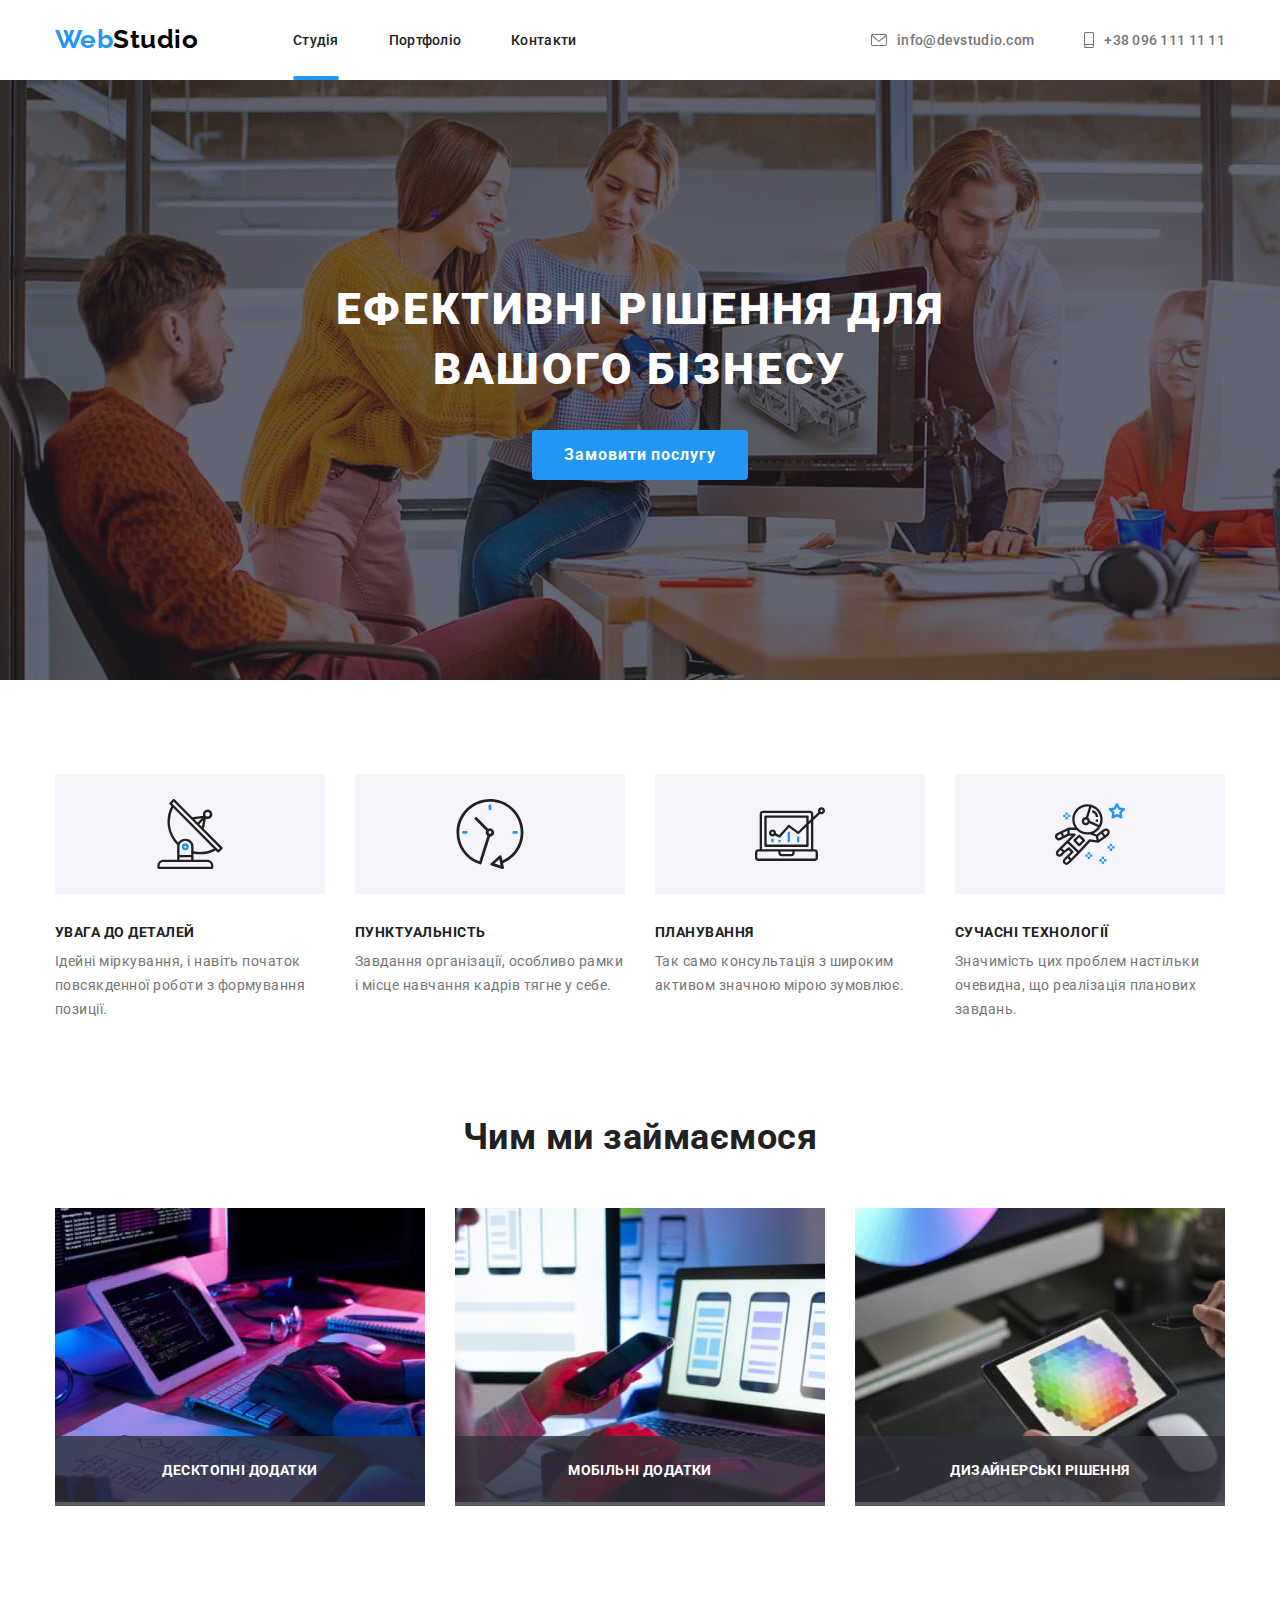
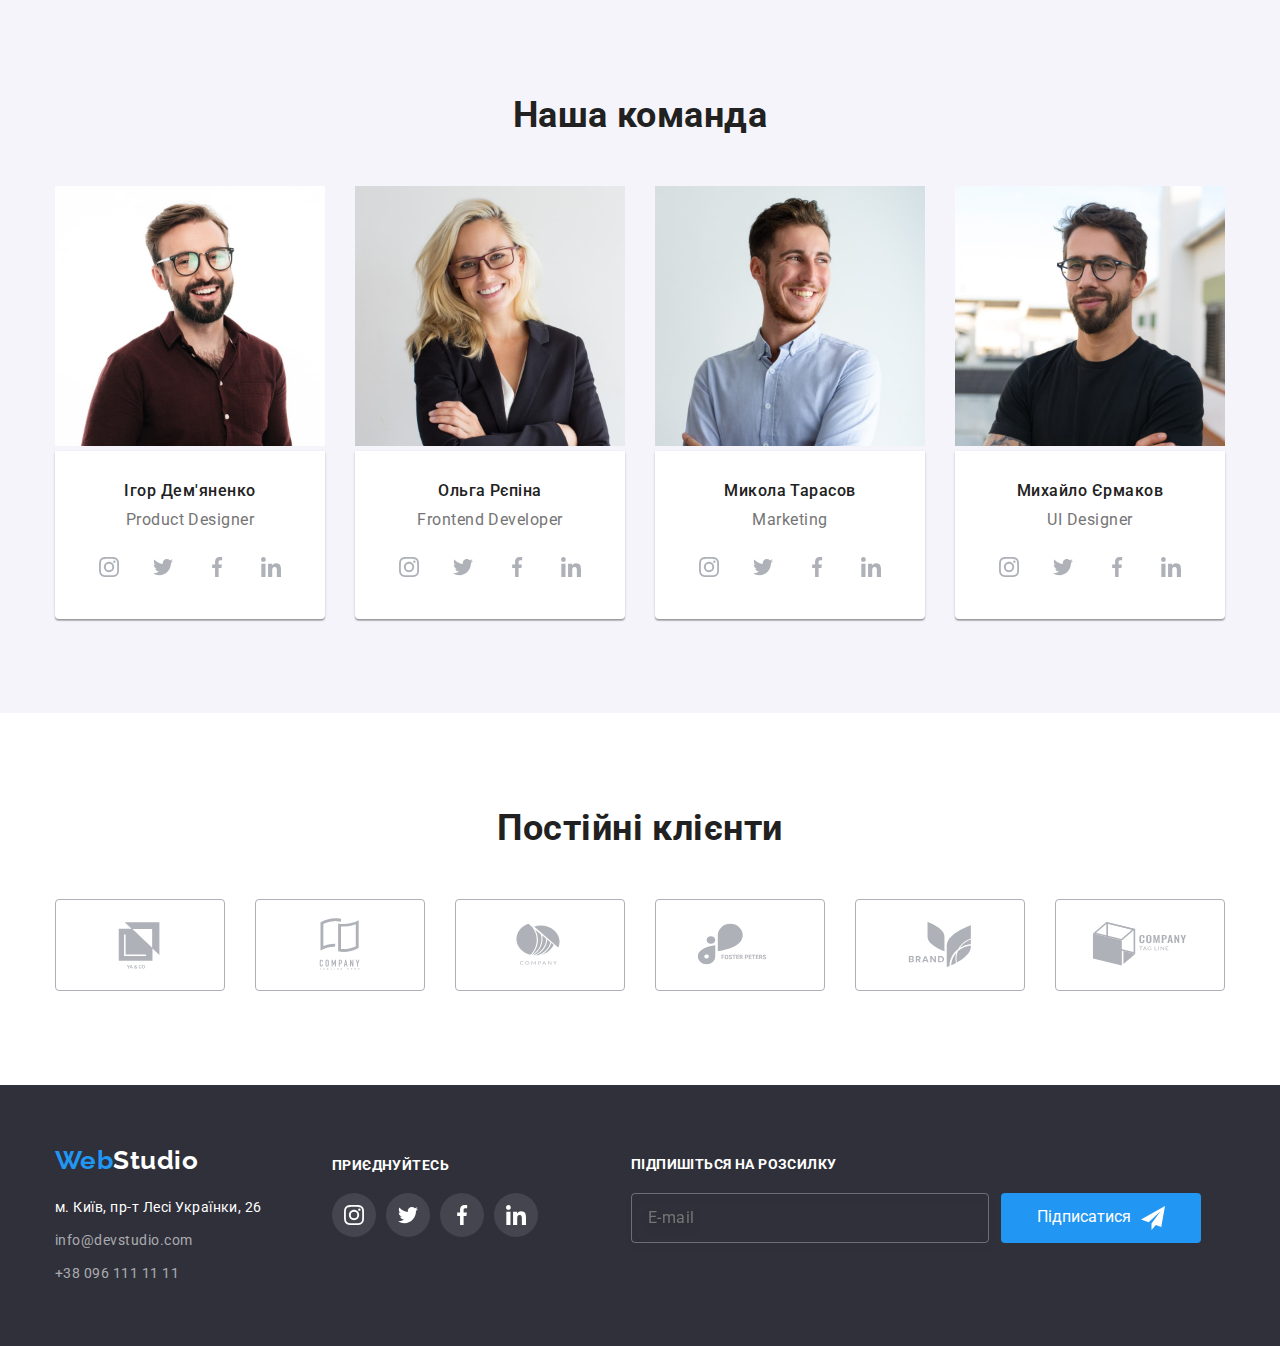
<file: index.html>
<!DOCTYPE html>
<html lang="uk">

<head>
    <meta charset="UTF-8" >    <meta name="viewport" content="width=device-width, initial-scale=1.0">
    <title>goit-markup-hw-06</title>
    <link rel="preconnect" href="https://fonts.googleapis.com">
    <link rel="preconnect" href="https://fonts.gstatic.com" crossorigin>
    <link href="https://fonts.googleapis.com/css2?family=Raleway:wght@700&family=Roboto:wght@400;500;700;900&display=swap"
        rel="stylesheet">
    <link rel="stylesheet" href="https://cdnjs.cloudflare.com/ajax/libs/modern-normalize/1.1.0/modern-normalize.min.css">
    <link rel="stylesheet" href="./css/style.css" />
</head>

<body>
    <!-- Шапка сайта -->
    <header class="header">
        <div class="container header-flex">
            <nav class="header-nav-flex">
                <p class="logo"> <span class="logo-item">Web</span>Studio</p>
                <ul class="header-nav-list">
                    <li class="header-item"><a class="header-nav header-nav-item" href="./index.html">Студія</a></li>
                    <li class="header-item"><a class="header-nav" href="./portfolio.html">Портфоліо</a></li>
                    <li class="header-item"><a class="header-nav" href="">Контакти </a></li>
                </ul>
            </nav>
            <ul class="header-contact-flex">
                <li class="header-item"><a class="header-contact header-contact-email" href="mailtoinfo@devstudio.com"><svg class="image-contact" width="16" height="12">
                    <use href="./images/icons.svg#icon-envelope"></use>
                </svg>info@devstudio.com</a></li>
                <li class="header-item">
                    <a class="header-contact header-contact-telefon" href="tel:+380961111111"><svg class="image-contact" width="10" height="16">
                    <use href="./images/icons.svg#icon-smartphone"></use>
                </svg>+38 096 111 11 11</a>
            </li>
            </ul>
        </div>
    </header>
<!---->
    <main class="main">
        <!-- Герой -->
            <section class="main-fon">
                <div class="container hero-list">
                <h1 class="main-title">Ефективні рішення для <br> вашого бізнесу</h1>
                <button class="main-button"  type="button" data-modal-open>Замовити послугу</button>
                </div>
            </section>

        <!-- Преимущества -->
        
            <section class="section-list-one">
                <div class="container container-list">
                <h2 class="visually-hidden">характеристики</h2>
            
                <ul class="list-go">
                    <li class="body-go">
                        <div class="main-icon">
                            <svg width="70" height="70">
                                <use href="./images/icons.svg#icon-antenna"></use>
                            </svg>
                        </div>
                        <h3 class="main-characteristics">УВАГА ДО ДЕТАЛЕЙ</h3>
                        <p class="main-list">
                            Ідейні міркування, і навіть початок повсякденної роботи з формування позиції.
                        </p>
            
                    </li>
                    <li class="body-go">
                        <div class="main-icon">
                            <svg width="70" height="70">
                                <use href="./images/icons.svg#icon-clock"></use>
                            </svg>
                        </div>
                        <h3 class="main-characteristics">ПУНКТУАЛЬНІСТЬ </h3>
                        <p class="main-list">
                            Завдання організації, особливо рамки і місце навчання кадрів тягне у себе.
                        </p>
            
                    </li>
                    <li class="body-go">
                        <div class="main-icon">
                            <svg width="70" height="70">
                                <use href="./images/icons.svg#icon-diagram"></use>
                            </svg>
                        </div>
                        <h3 class="main-characteristics">ПЛАНУВАННЯ</h3>
                        <p class="main-list">
                            Так само консультація з широким активом значною мірою зумовлює.
                        </p>
            
                    </li>
                    <li class="body-go">
                        <div class="main-icon">
                            <svg width="70" height="70">
                                <use href="./images/icons.svg#icon-astronaut"></use>
                            </svg>
                        </div>
                        <h3 class="main-characteristics">СУЧАСНІ ТЕХНОЛОГІЇ</h3>
                        <p class="main-list">
                            Значимість цих проблем настільки очевидна, що реалізація планових завдань.
                        </p>
            
                    </li>
                </ul>
                </div>
            </section>
          
            <!-- Чим ми займаємося -->
            <section class="section-list">
                <div class="container conteiner-work">
                <h2 class="main-title-list">Чим ми займаємося</h2>
            
                <ul class="work-list">
                    <li class="work-item">
                        <img class="work-item-name" src="./images/box1.jpg" alt="клавиатура" width="370">
                        <p class="work-name">Десктопні додатки</p>
                    </li>
                    <li class="work-item">
                        <img class="work-item-name" src="./images/box2.jpg" alt="телефон" width="370">
                        <p class="work-name">Мобільні додатки</p>
                    </li>
                    <li class="work-item">
                        <img class="work-item-name" src="./images/box3.jpg" alt="планшет" width="370">
                        <p class="work-name">Дизайнерські рішення</p>
                    </li>
                </ul>
             </div>

            </section>

        <!-- Наша команда -->
        
            <section class="team">
                <div class="container team-name">
                <h2 class="main-title-list">Наша команда</h2>
                <ul class="team-list">
                    <li class="team-item">
                        <img src="./images/img1.jpg" alt="Ігор Дем'яненко" width="270" height="260">
                        <div class="img-list">
                        <h3 class="main-name">Ігор Дем'яненко</h3>
                        <p class="main-work">Product Designer</p>
                        <ul class="team-soc-list">
                            <li class="team-soc-item">
                                <a class="team-soc-link link" href="">
                                    <svg class="team-soc-icon" width="20px" height="20px">
                                        <use href="./images/icons.svg#icon-instagram"></use>
                                    </svg></a>
                            </li>
                            <li class="team-soc-item">
                                <a class="team-soc-link link" href="">
                                    <svg class="team-soc-icon" width="20px" height="20px">
                                        <use href="./images/icons.svg#icon-twitter"></use>
                                    </svg> </a>
                            </li>
                            <li class="team-soc-item">
                                <a class="team-soc-link link" href="">
                                    <svg class="team-soc-icon" wight="20px" height="20px">
                                        <use href="./images/icons.svg#icon-facebook"></use>
                                    </svg> </a>
                            </li>
                            <li class="team-soc-item">
                                <a class="team-soc-link link" href="">
                                    <svg class="team-soc-icon" wight="20px" height="20px">
                                        <use href="./images/icons.svg#icon-linkedin"></use>
                                    </svg> </a>
                            </li>
                        </ul>
                        </div>
                        
                    </li>
                    <li class="team-item">
                        <img src="./images/img2.jpg" alt="Ольга Рєпіна" width="270" height="260">
                        <div class="img-list">
                        <h3 class="main-name">Ольга Рєпіна</h3>
                        <p class="main-work">Frontend Developer</p>
                        <ul class="team-soc-list">
                            <li class="team-soc-item">
                                <a class="team-soc-link link" href="">
                                    <svg class="team-soc-icon" width="20px" height="20px">
                                        <use href="./images/icons.svg#icon-instagram"></use>
                                    </svg></a>
                            </li>
                            <li class="team-soc-item">
                                <a class="team-soc-link link" href="">
                                    <svg class="team-soc-icon" width="20" height="20">
                                        <use href="./images/icons.svg#icon-twitter"></use>
                                    </svg> </a>
                            </li>
                            <li class="team-soc-item">
                                <a class="team-soc-link link" href="">
                                    <svg class="team-soc-icon" wight="20" height="20">
                                        <use href="./images/icons.svg#icon-facebook"></use>
                                    </svg> </a>
                            </li>
                            <li class="team-soc-item">
                                <a class="team-soc-link link" href="">
                                    <svg class="team-soc-icon" wight="20" height="20">
                                        <use href="./images/icons.svg#icon-linkedin"></use>
                                    </svg> </a>
                            </li>
                        </ul>
                        </div>
                    </li>
                    <li class="team-item">
                        <img src="./images/img3.jpg" alt="Микола Тарасов" width="270" height="260">
                        <div class="img-list">
                        <h3 class="main-name">Микола Тарасов</h3>
                        <p class="main-work">Marketing</p>
                        <ul class="team-soc-list">
                            <li class="team-soc-item">
                                <a class="team-soc-link link" href="">
                                    <svg class="team-soc-icon" width="20px" height="20px">
                                        <use href="./images/icons.svg#icon-instagram"></use>
                                    </svg></a>
                            </li>
                            <li class="team-soc-item">
                                <a class="team-soc-link link" href="">
                                    <svg class="team-soc-icon" width="20" height="20">
                                        <use href="./images/icons.svg#icon-twitter"></use>
                                    </svg> </a>
                            </li>
                            <li class="team-soc-item">
                                <a class="team-soc-link link" href="">
                                    <svg class="team-soc-icon" wight="20" height="20">
                                        <use href="./images/icons.svg#icon-facebook"></use>
                                    </svg> </a>
                            </li>
                            <li class="team-soc-item">
                                <a class="team-soc-link link" href="">
                                    <svg class="team-soc-icon" wight="20" height="20">
                                        <use href="./images/icons.svg#icon-linkedin"></use>
                                    </svg> </a>
                            </li>
                        </ul>
                        </div>
                    </li>
                    <li class="team-item">
                        <img src="./images/img4.jpg" alt="Михайло Єрмаков" width="270" height="260">
                        <div class="img-list">
                        <h3 class="main-name">Михайло Єрмаков</h3>
                        <p class="main-work">UI Designer</p>
                        <ul class="team-soc-list">
                            <li class="team-soc-item">
                                <a class="team-soc-link link" href="">
                                    <svg class="team-soc-icon" width="20px" height="20px">
                                        <use href="./images/icons.svg#icon-instagram"></use>
                                    </svg></a>
                            </li>
                            <li class="team-soc-item">
                                <a class="team-soc-link link" href="">
                                    <svg class="team-soc-icon" width="20" height="20">
                                        <use href="./images/icons.svg#icon-twitter"></use>
                                    </svg> </a>
                            </li>
                            <li class="team-soc-item">
                                <a class="team-soc-link link" href="">
                                    <svg class="team-soc-icon" wight="20" height="20">
                                        <use href="./images/icons.svg#icon-facebook"></use>
                                    </svg> </a>
                            </li>
                            <li class="team-soc-item">
                                <a class="team-soc-link link" href="">
                                    <svg class="team-soc-icon" wight="20" height="20">
                                        <use href="./images/icons.svg#icon-linkedin"></use>
                                    </svg> </a>
                            </li>
                        </ul>
                        </div>
                    </li>
                </ul>
            </div>
            </section>
<!-- -------------------Постійні клієнти------------------------------------- -->
            <section class="client">
                <div class="container">
                    <h2 class="main-title-list title-soc">Постійні клієнти</h2>
                    <ul class="client-soc-list">
                        <li class="client-item">
                            <a class="client-icon" href=""> 
                                <svg class="client-soc-icon" width="106" height="60">
                                <use href="./images/icons.svg#icon-ya-co"></use>
                                </svg>
                            </a>
                        </li>
                        <li class="client-item">
                            <a class="client-icon" href=""> 
                                <svg class="client-soc-icon" width="106" height="60">
                                <use href="./images/icons.svg#icon-company-tagline-here"></use>
                                </svg>
                            </a>
                        </li>
                        <li class="client-item">
                            <a class="client-icon" href=""> 
                                <svg class="client-soc-icon" width="106" height="60">
                                <use href="./images/icons.svg#icon-company"></use>
                                </svg>
                            </a>
                        </li>
                        <li class="client-item">
                            <a class="client-icon" href=""> 
                                <svg class="client-soc-icon" width="106" height="60">
                                <use href="./images/icons.svg#icon-foster-peters"></use>
                            </svg>
                        </a>
                        </li>
                        <li class="client-item">
                            <a class="client-icon" href="">
                                <svg class="client-soc-icon" width="106" height="60">
                                <use href="./images/icons.svg#icon-brand"></use>
                            </svg>
                        </a>
                        </li>
                        <li class="client-item">
                            <a class="client-icon" href=""> 
                                <svg class="client-soc-icon" width="106" height="60">
                                <use href="./images/icons.svg#icon-company-tag-line"></use>
                                </svg>
                            </a>
                        </li>
                    </ul>
                </div>
                
            </section>
        
    </main>

    <!-- Футер -->
    
    <footer class="footer">
        <div class="container footer-blok">
            <div>
            <a href="#" class="logo-footer"><span class="logo-item">Web</span>Studio</a>
            <address class="address">
                м. Київ, пр-т Лесі Українки, 26 
                <a class="footer-contact" href="malito:info@devstudio.com">info@devstudio.com</a> 
                <a class="footer-contact" href="tel:+380961111111">+38 096 111 11 11</a>
            </address>
            </div>
            <div class="online">
                <p class="online-titel">приєднуйтесь</p>
                <ul class="online-list">
                    <li class="online-item-list"> 
                        <a class="online-item" href="">
                            <svg class="online-icon" width="20" height="20">
                            <use href="./images/icons.svg#icon-instagram"></use>
                            </svg>
                        </a>
                    </li>
                    <li class="online-item-list">
                        <a class="online-item" href="">
                            <svg class="online-icon" width="20" height="20">
                            <use href="./images/icons.svg#icon-twitter"></use>
                            </svg>
                        </a>
                    </li>
                    <li class="online-item-list">
                        <a class="online-item" href="">
                            <svg class="online-icon" width="20" height="20">
                            <use href="./images/icons.svg#icon-facebook"></use>
                            </svg>
                        </a>
                    </li>
                    <li class="online-item-list">
                        <a class="online-item" href="">
                            <svg class="online-icon" width="20" height="20">
                            <use href="./images/icons.svg#icon-linkedin"></use>
                            </svg>
                        </a>
                    </li>
                </ul>
            </div>
            <div>
                <form>
                <div class="footer-telegram">
                    <label for=""
                     class="input-title">Підпишіться на розсилку</label>
                     <div class="footer-input-list">
                    <input type="text" 
                    placeholder="E-mail"
                    class="footer-input">
                    <button type="submit"
                    class="imput-button">Підписатися 
                    <svg class="imput-knopka" width="24" height="24">
                        <use href="./images/icons.svg#icon-telegram"></use>
                    </svg></button>
                    </div>
                </div>
                </form>
            </div>
        </div>
    </footer>
    <div class="backdrop is-hidden" data-modal>
        <div class="modal">
            <button type="button" class="modal-close" data-modal-close>
                <svg class="knopka" width="11" height="11">
                    <use href="./images/icons.svg#icon-knopka"></use>
                </svg>
            </button>
            <div class="modal-list">
                <p class="modal-title">Залиште свої дані, ми вам передзвонимо</p>
                <form class="modal-form">
                    <label for="user-name" class="input-text-name">Ім'я</label>
                    <div class="input-wrap">
                        <input type="text"
                        class="modal-input"
                        id="user-name"
                        name="user-name">
                        <svg class="input-icon"  width="18" height="18">
                            <use  href="./images/icons.svg#icon-person"></use>
                        </svg>
                    </div> 
                   
                    <label for="input-phone" class="input-text-name">Телефон</label>
                    <div class="input-wrap">
                        <input 
                        type="text" 
                        class="modal-input"
                        id="input-phone"
                        name="input-phone"
                        >
                        <svg class="input-icon"  width="18" height="18">
                            <use href="./images/icons.svg#icon-phone"></use>
                        </svg>
                    </div>
                    <label for="input-email" class="input-text-name">Пошта</label>
                    <div class="input-wrap">
                    <input
                    type="text" 
                    class="modal-input"
                    id="input-email">
                    <svg class="input-icon"  width="18" height="18">
                        <use href="./images/icons.svg#icon-email"></use>
                    </svg>
                    </div>
                   
                    <label for="modal-coment" class="input-text-name">Коментар</label>
                    <textarea name="modal-coment" id="modal-coment" class="modal-coments " placeholder="Введіть текст"></textarea>
                    <div>
                        <input
                         class="modal-check hide" 
                         type="checkbox" 
                         name="policy" 
                         id="policy">
                        <label for="policy" class="check-text" >
                            <span>
                            <svg class="check-icon" width="16" height="15">
                                <use href="./images/icons.svg#icon-Vector"></use>
                            </svg>
                            </span>
                            Погоджуюся з розсилкою та приймаю 
                        <a href="#">Умови договору</a>
                    </label>
                    </div>
                    <div class="modal-button-list">
                    <button type="submit" class="modal-button">Відправити</button>
                    </div>
                </form>
                
            </div>
        </div>
    </div>
    <script src="./js/modal.js"></script>

</body>

</html>
</file>
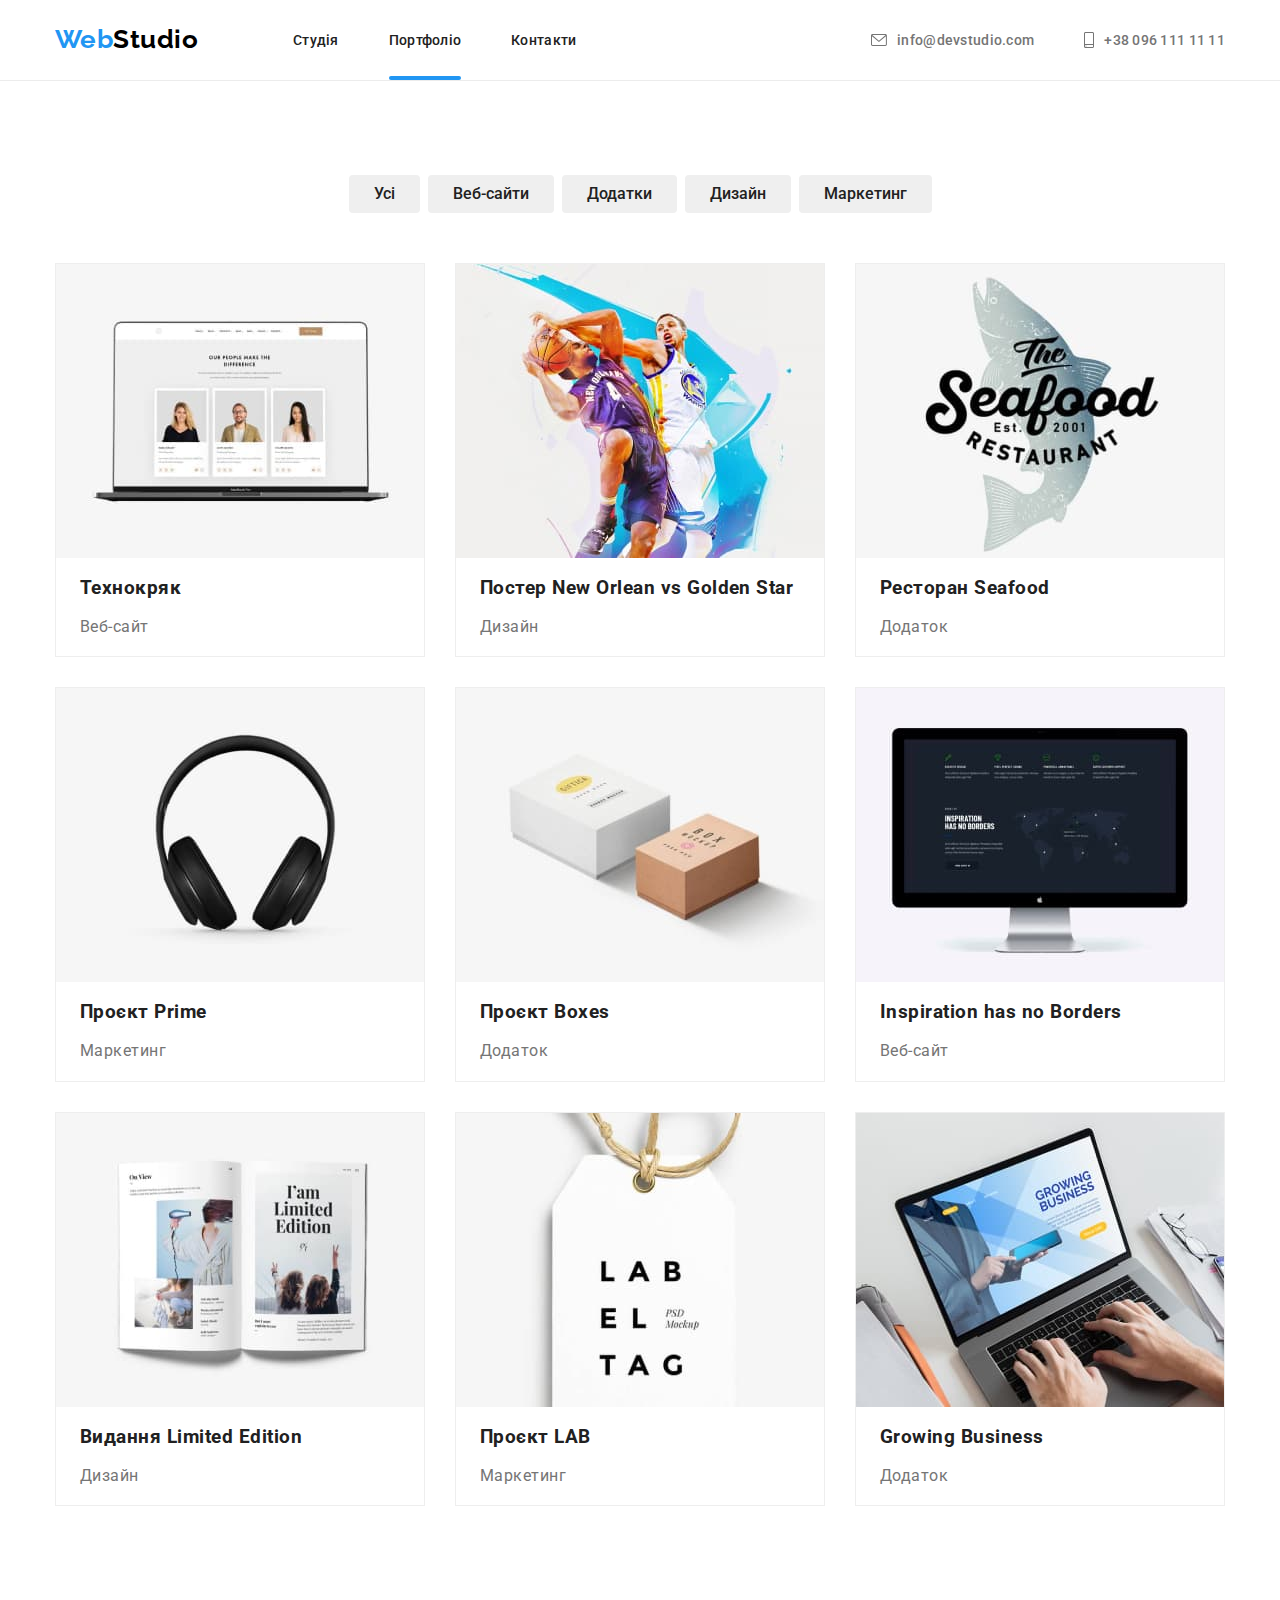
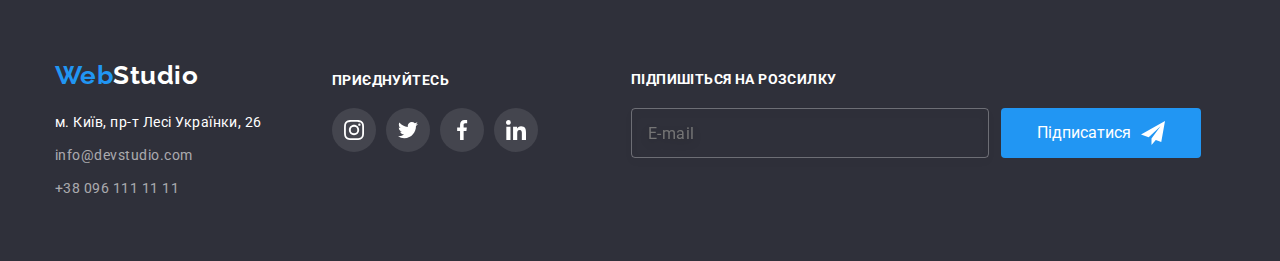
<file: portfolio.html>
<!DOCTYPE html>
<html lang="uk">

<head>
    <meta charset="UTF-8">
    <meta name="viewport" content="width=device-width, initial-scale=1.0">
    <title>goit-markup-hw-06</title>
    <link rel="preconnect" href="https://fonts.googleapis.com">
    <link rel="preconnect" href="https://fonts.gstatic.com" crossorigin>
    <link href="https://fonts.googleapis.com/css2?family=Raleway:wght@700&family=Roboto:wght@400;500;700;900&display=swap"
        rel="stylesheet">
    <link rel="stylesheet" href="https://cdnjs.cloudflare.com/ajax/libs/modern-normalize/1.1.0/modern-normalize.min.css">
    <link rel="stylesheet" href="./css/style.css" />
</head>

<body>
    <!-- Шапка сайта -->
    <header class="header-portfolio">
        <div class="container header-flex">
            <nav class="header-nav-flex">
                <p class="logo"> <span class="logo-item">Web</span>Studio</p>
                <ul class="header-nav-list">
                    <li class="header-item"><a class="header-nav" href="./index.html">Студія</a></li>
                    <li class="header-item"><a class="header-nav header-nav-item" href="./portfolio.html">Портфоліо</a></li>
                    <li class="header-item"><a class="header-nav" href="">Контакти </a></li>
                </ul>
            </nav>
            <ul class="header-contact-flex">
                <li class="header-item"><a class="header-contact header-contact-email" href="mailtoinfo@devstudio.com"><svg
                            class="image-contact" width="16" height="12">
                            <use href="./images/icons.svg#icon-envelope"></use>
                        </svg>info@devstudio.com</a></li>
                <li class="header-item">
                    <a class="header-contact header-contact-telefon" href="tel:+380961111111"><svg class="image-contact"
                            width="10" height="16">
                            <use href="./images/icons.svg#icon-smartphone"></use>
                        </svg>+38 096 111 11 11</a>
                </li>
            </ul>
        </div>
    </header>
    <!---->
    <main>
        <!-- Герой -->
        
        <section class="portfolio">
            <div class="container">
            <ul class="portfolio-nav">
                <li class="button-flex"> <button class="site-nav" type="button">Усі</button></li>
                <li class="button-flex"> <button class="site-nav" type="button">Веб-сайти</button></li>
                <li class="button-flex"> <button class="site-nav" type="button">Додатки</button></li>
                <li class="button-flex"> <button class="site-nav" type="button">Дизайн</button></li>
                <li class="button-flex"> <button class="site-nav" type="button">Маркетинг</button></li>
            </ul>
            <ul class="feature-list">
                <li class="feature-element">
                    <div class="tehno-next-wrap">
                    <img src="./images/imgweb.jpg" width="370" height="294" alt="">
                    <p class="tehno-text">
                        Ресурс пропонує комплексні пропозиції з різним рівнем функціоналу та сервісів. Все це дозволить відвідувачу отримати
                        вичерпні відомості про компанію чи приватну особу.
                    </p>
                    </div>
                    <div class="feature-name">
                    <h3 class="portfolio-list">Технокряк</h3>
                    <p class="portfolio-name">
                        Веб-сайт
                    </p>
                    </div>
                </li>
                <li class="feature-element">
                    <div class="tehno-next-wrap">
                    <img src="./images/imgdizain.jpg" width="370" height="294" alt="">
                    <p class="tehno-text">
                        Ресурс пропонує комплексні пропозиції з різним рівнем функціоналу та сервісів. Все це дозволить відвідувачу отримати
                        вичерпні відомості про компанію чи приватну особу.
                    </p>
                    </div>
                    <div class="feature-name">  
                    <h3 class="portfolio-list">Постер New Orlean vs Golden Star</h3>
                    <p class="portfolio-name">
                        Дизайн
                  </p>
                  </div>
                </li>
                <li class="feature-element">
                    <div class="tehno-next-wrap">
                    <img src="./images/imgdodatok.jpg" width="370" height="294" alt="">
                    <p class="tehno-text">
                        Ресурс пропонує комплексні пропозиції з різним рівнем функціоналу та сервісів. Все це дозволить відвідувачу отримати
                        вичерпні відомості про компанію чи приватну особу.
                    </p>
                    </div>
                    <div class="feature-name"> 
                    <h3 class="portfolio-list">Ресторан Seafood</h3>
                    <p class="portfolio-name">
                        Додаток
                    </p>
                    </div>
                </li>
                <li class="feature-element">
                    <div class="tehno-next-wrap">
                    <img src="./images/imgmarketing.jpg" width="370" height="294" alt="">
                    <p class="tehno-text">
                        Ресурс пропонує комплексні пропозиції з різним рівнем функціоналу та сервісів. Все це дозволить відвідувачу отримати
                        вичерпні відомості про компанію чи приватну особу.
                    </p>
                    </div>
                    <div class="feature-name"> 
                    <h3 class="portfolio-list">Проєкт Prime</h3>
                    <p class="portfolio-name">
                        Маркетинг
                    </p>
                    </div>
                </li>
                <li class="feature-element">
                    <div class="tehno-next-wrap">
                    <img src="./images/imgbox.jpg" width="370" height="294" alt="">
                    <p class="tehno-text">
                        Ресурс пропонує комплексні пропозиції з різним рівнем функціоналу та сервісів. Все це дозволить відвідувачу отримати
                        вичерпні відомості про компанію чи приватну особу.
                    </p>
                    </div>
                    <div class="feature-name"> 
                    <h3 class="portfolio-list">Проєкт Boxes</h3>
                    <p class="portfolio-name">
                        Додаток
                    </p>
                    </div>
                </li>
                <li class="feature-element">
                    <div class="tehno-next-wrap">
                    <img src="./images/imgwebsait.jpg" width="370" height="294" alt="">
                    <p class="tehno-text">
                        Ресурс пропонує комплексні пропозиції з різним рівнем функціоналу та сервісів. Все це дозволить відвідувачу отримати
                        вичерпні відомості про компанію чи приватну особу.
                    </p>
                    </div>
                    <div class="feature-name"> 
                    <h3 class="portfolio-list">Inspiration has no Borders</h3>
                    <p class="portfolio-name">
                        Веб-сайт
                    </p>
                    </div>
                </li>
                <li class="feature-element">
                    <div class="tehno-next-wrap">
                    <img src="./images/imglimited.jpg" width="370" height="294" alt="">
                    <p class="tehno-text">
                        Ресурс пропонує комплексні пропозиції з різним рівнем функціоналу та сервісів. Все це дозволить відвідувачу отримати
                        вичерпні відомості про компанію чи приватну особу.
                    </p>
                    </div>
                    <div class="feature-name"> 
                    <h3 class="portfolio-list">Видання Limited Edition</h3>
                    <p class="portfolio-name">
                        Дизайн
                    </p>
                    </div>
                </li>
                <li class="feature-element">
                    <div class="tehno-next-wrap"> 
                    <img src="./images/imglab.jpg" width="370" height="294" alt="">
                    <p class="tehno-text">
                        Ресурс пропонує комплексні пропозиції з різним рівнем функціоналу та сервісів. Все це дозволить відвідувачу отримати
                        вичерпні відомості про компанію чи приватну особу.
                    </p>
                    </div>                    
                    <div class="feature-name">
                    <h3 class="portfolio-list">Проєкт LAB</h3>
                    <p class="portfolio-name">
                        Маркетинг
                    </p>
                    </div>
                </li>
                <li class="feature-element">
                    <div class="tehno-next-wrap">
                    <img src="./images/imggrowing.jpg" width="370" height="294" alt="">
                    <p class="tehno-text">
                        Ресурс пропонує комплексні пропозиції з різним рівнем функціоналу та сервісів. Все це дозволить відвідувачу отримати
                        вичерпні відомості про компанію чи приватну особу.
                    </p>
                    </div>
                    <div class="feature-name">
                    <h3 class="portfolio-list">Growing Business</h3>
                    <p class="portfolio-name">
                        Додаток
                    </p>
                    </div>
                </li>
            </ul>
            </div>
        </section>
    </main>

    <!-- Футер -->
<footer class="footer">
    <div class="container footer-blok">
        <div>
            <a href="#" class="logo-footer"><span class="logo-item">Web</span>Studio</a>
            <address class="address">
                м. Київ, пр-т Лесі Українки, 26
                <a class="footer-contact" href="malito:info@devstudio.com">info@devstudio.com</a>
                <a class="footer-contact" href="tel:+380961111111">+38 096 111 11 11</a>
            </address>
        </div>
        <div class="online">
            <p class="online-titel">приєднуйтесь</p>
            <ul class="online-list">
                <li class="online-item-list">
                    <a class="online-item" href="">
                        <svg class="online-icon" width="20" height="20">
                            <use href="./images/icons.svg#icon-instagram"></use>
                        </svg>
                    </a>
                </li>
                <li class="online-item-list">
                    <a class="online-item" href="">
                        <svg class="online-icon" width="20" height="20">
                            <use href="./images/icons.svg#icon-twitter"></use>
                        </svg>
                    </a>
                </li>
                <li class="online-item-list">
                    <a class="online-item" href="">
                        <svg class="online-icon" width="20" height="20">
                            <use href="./images/icons.svg#icon-facebook"></use>
                        </svg>
                    </a>
                </li>
                <li class="online-item-list">
                    <a class="online-item" href="">
                        <svg class="online-icon" width="20" height="20">
                            <use href="./images/icons.svg#icon-linkedin"></use>
                        </svg>
                    </a>
                </li>
            </ul>
        </div>
        <div>
            <form>
                <div class="footer-telegram">
                    <label for="" class="input-title">Підпишіться на розсилку</label>
                    <div class="footer-input-list">
                        <input type="text" placeholder="E-mail" class="footer-input">
                        <button type="submit" class="imput-button">Підписатися
                            <svg class="imput-knopka" width="24" height="24">
                                <use href="./images/icons.svg#icon-telegram"></use>
                            </svg></button>
                    </div>
                </div>
            </form>
        </div>
    </div>
</footer>
</body>

</html>
</file>
<file: css/style.css>
:root {
    --titel-text-color: #757575;
    --first-title-color: #212121;
    --logo-item-color: #2196F3;
    --logo-color: #000000;
    --first-color: #ffffff;
    --primary-text-color: #757575;
    --footer-bcg: #2F303A;
    --text-color: #F3F5F4FA;
    --transition-cubic: 250ms cubic-bezier(0.4, 0, 0.2, 1);
    }
html{
    box-sizing: border-box;
    }
*, 
*::before, 
*::after{
    box-sizing: inherit;
}

body{
    margin: 0;
    font-family: roboto, sans-serif; 
    color: var(--primary-text-color);
    letter-spacing: 0.03em;
    background: var(--first-color)
    }

h1, h2, h3, p, ul{margin: 0px;} 

ul{list-style: none;}

.container{
    width: 1200px;
    margin-left: auto;
    margin-right: auto;
    padding-left: 15px;
    padding-right: 15px;
    /* border: 3px solid red; */
}

.logo {
    padding-top: 24px;
    padding-bottom: 25px;
    width: 145px;
    font-family: 'Raleway';
    font-weight: 700;
    font-size: 26px;
    line-height: calc(31/26);
    color: var(--logo-color);
    }

.logo-footer{
    font-family: 'Raleway';
    font-weight: 700;
    font-size: 26px;
    line-height: 1.1923;
    color: var(--first-color);
    text-decoration: none
    }
.logo-item{
    font-family: 'Raleway';
    color: var(--logo-item-color)
}
header a{
font-weight: 500;
font-size: 14px;
line-height: 1.1428;
letter-spacing: 0.02em;
text-decoration: none;
}
.header-portfolio{
    border-bottom: 1px solid #ECECEC;
}

.header-flex{
    /* margin: 0 auto; */
    display: flex;
    align-items: center;
}
.header-nav-flex{
     display: flex;
}
.header-nav-list{
    display: flex;
    margin-left: 93px;
    padding-left: 0px;
    gap: 50px;
    align-items: center
    
}
.header-nav-list .header-nav-item::after{
    position: absolute;
    bottom: 0;
    left: 0;
    width: 100%;
    height: 4px;
    content: "";
    background-color: var(--logo-item-color);
    border-radius: 2px;
}

.header-nav{
    
    display: block;
    color: var(--first-title-color);
    border: none;
    
}
.header-nav:hover,
.header-nav:focus{
color: var(--logo-item-color);
transition: color var(--transition-cubic);
}


.header-item{
    position: relative;
    padding-top: 32px;
    padding-bottom: 32px;
    display: flex;
    align-items: center;
}
.header-contact:hover .image-contact,
.header-contact:focus .image-contact{
    fill: var(--logo-item-color);
}

.header-contact:hover,
.header-contact:focus{
    color: var(--logo-item-color);
    transition: color var(--transition-cubic) ;
}

.header-contact-flex{
    margin-left: auto;
    padding-left: 0px;
    display: flex;
    align-items: center;
}
.header-contact-flex .header-contact + .header-contact{
    margin-left: 50px;
}

.header-contact{
    display: flex;
    align-items: center ;
    gap: 10px;
    color: var(--titel-text-color);
}
.image-contact{
    fill: #757575;
}

.main-fon{
   max-width:1600px;
    height: 600px;
box-sizing: border-box;
margin: 0 auto;
padding-top: 200px;
padding-bottom: 200px;
height: 600px;

background-image:linear-gradient(
    rgba(47, 48, 58, 0.4),
    rgba(47, 48, 58, 0.4)
    ),
    url(../images/image-bg.jpg);
background-repeat: no-repeat;
}
.main-title{
    max-width: 696px;
    height: 120px;
    margin: 0 auto;
    margin-bottom: 30px;

    font-weight: 900;
    font-size: 44px;
    line-height: 1.3636;
    letter-spacing: 0.06em;
    text-transform: uppercase;
    color: var(--first-color)
    
}
.hero-list{
    text-align: center;
}
.main-button{
    color: var(--first-color);
    background-color: var(--logo-item-color);
    font-family: inherit;
    font-style: normal;
    font-weight: 700;
    font-size: 16px;
    line-height: 1.88;
    letter-spacing: 0.06em;
    cursor: pointer;
    
    border-radius: 4px;
    border: none;
    display: inline-block;
    min-width: 216px;
    height: 50px;
}
/* ----------характеристик-------------- */
.visually-hidden {
      position: absolute;
      width: 1px;
      height: 1px;
      margin: -1px;
      border: 0;
      padding: 0;
      white-space: nowrap;
      clip-path: inset(100%);
      clip: rect(0 0 0 0);
      overflow: hidden;
    }
    .list-go{
        padding-left: 0px;
        display: flex;
        gap: 30px;
        list-style: none;
        flex-basis: calc((100% - 90px) / 4);
    }
    .body-go{
        width: 270px;
    }
    .main-icon{
        width:  270px;
        height: 120px;
        display: flex;
align-items: center;
justify-content: center;
margin-bottom: 30px;
background-color: #F5F4FA;
    }

.main-characteristics{
    margin-bottom: 10px;
    font-weight: 700;
    font-size: 14px;
    line-height: 1.1428;
    text-transform: uppercase;
    color: var(--first-title-color);

}
.main-list{
    font-size: 14px;
    line-height: 1.7142;
}
/* <!-- Чим ми займаємося --> */
.work-list{
    display: flex;
    padding-left: 0;
}
.work-list .work-item + .work-item{
    margin-left: 30px;
}
.work-item{
    position: relative;
}
.work-name{
display: flex;
position: absolute;
font-weight: 700;
font-size: 14px;
line-height: 1.14;
text-align: center;
letter-spacing: 0.03em;
text-transform: uppercase;
color: #FFFFFF;
bottom: 0;
left: 0;
width: 370px;
height: 70px;
background-color: rgba(47, 48, 58, 0.8);
align-items: center;
justify-content: center;
}
/* ------------Наша команда----------- */
.team{
    background-color: #F5F4FA;
    padding-top: 94px;
    padding-bottom: 94px; 
}

.main-title-list{
    font-weight: 700;
    font-size: 36px;
    line-height: 1.1666;
    text-align: center;
    color: var(--first-title-color);

    text-align: center;
    margin-bottom: 50px;
}
.team-list{
    display: flex;
    padding-left: 0;
}
.img-list{
padding-top: 30px ;
padding-bottom: 30px;
background: #FFFFFF;
box-shadow: 0px 1px 3px rgba(0, 0, 0, 0.12), 0px 1px 1px rgba(0, 0, 0, 0.14), 0px 2px 1px rgba(0, 0, 0, 0.2);
border-radius: 0px 0px 4px 4px;
}
.team-list .team-item + .team-item{
    margin-left: 30px;
}
.main-name{
    margin-bottom: 10px;
    color:var(--first-title-color) ;
    text-align: center;
    font-weight: 500;
    font-size: 16px;
    line-height: calc(19/16)
}
.main-work{
    font-size: 16px;
    line-height: 1.1875;
    text-align: center;
    margin-bottom: 16px;
}
/* --------------------ФУТЕР----------------- */
.footer{
    padding-top: 60px;
    padding-bottom: 60px;
    background-color: var(--footer-bcg) ;
    box-sizing: border-box;
}
.logo-footer{
    width: 145px;
    height: 31px;
    }
.footer-blok{
    display: flex;
}
.address{
    display: block;
    margin-top: 20px;
    font-family: 'Roboto';
    font-style: normal;

    font-size: 14px;
    line-height: 1.7142;
    color: var(--first-color);
}
.footer-contact{
    
    display: block;
    margin-top: 9px;
    font-size: 14px;
    line-height: 1.7142;
    color: rgba(255, 255, 255, 0.6);
    text-decoration: none
    
}

.online{
    max-width: 206px;
    margin-left: 70px;
    padding-top: 12px;
}
.online-titel{
font-family: 'Roboto';
font-style: normal;
font-weight: 700;
font-size: 14px;
line-height: 16px;
letter-spacing: 0.03em;
text-transform: uppercase;

color: #FFFFFF;
}
.online-list{
    display: flex;
    width: 206px;
    height: 44px;
    padding-left: 0px;
    margin-top: 20px;
    gap: 10px;
    justify-content: center;
}

.online-item:hover,
.online-item:focus
{
background-color: var(--logo-item-color);

}


.online-item{
    display: flex;
    align-items: center;
    justify-content: center;
    width: 44px;
    height: 44px;
    background-color: #ffffff;
    border-radius: 50%;
    background-color: #FFFFFF1A;
    transition: background-color 250ms cubic-bezier(0.4, 0, 0.2, 1) ;
}
.online-item-list{
transition-duration: 3000ms;
}
.online-icon{
    fill: var(--first-color);
}

.team-soc-list{
display: flex;
gap: 10px;
justify-content: center;
padding-left: 0px;
transition: fill 250ms, background-color 250ms;
}
.team-soc-item{
width: 44px;
height: 44px;
border-radius: 50%;
transition: background-color 2050ms;
}
.team-soc-link{
width: 100%;
height: 100%;
background-color: var(--first-color);
border-radius: 50%;
display: flex;
align-items: center;
justify-content: center;
transition: background-color var(--transition-cubic);
}
.team-soc-icon{
    fill: #AFB1B8;
    width: 20px;
    transition: fill var(--transition-cubic);
}
.team-soc-item :hover,
.team-soc-item :focus{
    background-color: var(--logo-item-color);
}
.team-soc-item :hover .team-soc-icon{
    fill: var(--first-color);
}
.team-soc-item :focus .team-soc-icon{
    fill: var(--first-color);
}
/* |--------------ФУТЕР ИНПУТ---------------------- */
.footer-telegram{
position: absolute;
margin-left: 93px;
justify-content: center;
padding-top: 12px;
}
.footer-input{
border: 1px solid rgba(255, 255, 255, 0.3);
filter: drop-shadow(0px 4px 4px rgba(0, 0, 0, 0.15));
border-radius: 4px;
height: 50px;
width: 358px;
background-color: transparent;
padding:  0px 0px  0px 16px;
align-items: center;
letter-spacing: 0.03em;

color: rgba(255, 255, 255, 0.6);



}
.input-title{
    display: block;
font-weight: 700;
font-size: 14px;
line-height: 1.14;
letter-spacing: 0.03em;
text-transform: uppercase;
margin-bottom: 20px;

color: #FFFFFF;
}
.footer-input-list{
    display: flex;
    align-items: center;
    height: 50px;
}
.imput-button{
    display: flex;
    align-items: center;
    justify-content: center;
    height: 50px;
    width: 200px;
    background: var(--logo-item-color);
    color: var(--first-color);
    border-radius:4px;
    margin-left: 12px;
    padding: 0px;
    border: none;
}
.imput-knopka{
    fill: var(--first-color);
    margin-left: 5%;
}


/* -------------------CLIENT--------------------- */
.client-soc-list :hover .client-soc-icon{
    fill: var(--logo-item-color);
}
.client-soc-list :focus .client-soc-icon{
    fill: var(--logo-item-color);
}
.title-soc{
    padding-top: 94px;
}
.client-soc-list{
    display: flex;
    gap: 30px;
    padding-left: 0px;
    padding-bottom: 94px;
    justify-content: center;
}
.client-icon{
    display: flex;
    align-items: center;
    justify-content: center;
    width: 170px;
    height: 92px;
    border: 1px solid #AFB1B8;
    border-radius: 4px;

}
li>.client-icon:hover,
li>.client-icon:focus{
border:1px solid var(--logo-item-color);
transition: border var(--transition-cubic) ;
}
.client-soc-icon:focus{
fill: var(--logo-item-color);
transition: fill var(--transition-cubic) ;
}
    .client-soc-icon{
        fill: #AFB1B8;
        transition: fill var(--transition-cubic) ;
    }
    .client-item:hover{
        background-color: var(--first-color);
    }



/* ----------------PORTFOLIO----------------*/


.header-nav{
    display: flex;
}


.header-contact-flex .header-item + .header-item{
   margin-left: 50px;
}
.section-list{
    display: flex;
    padding-bottom: 94px;
    flex-wrap: wrap;
    gap: 10px;
    background-color: var(--first-color);}

.section-list-one{
    display: flex;
    padding-top: 94px;
    padding-bottom: 94px;
    flex-wrap: wrap;
    gap: 10px;
    background-color: var(--first-color);
}

.container-list{
    display: flex;
    gap: 30px;
}
.portfolio{
     padding-top: 94px;
    padding-bottom: 94px;
}
.site-nav:hover,
.site-nav:focus {
border-radius: 4px;
color: var(--first-color);
background-color: var(--logo-item-color);
box-shadow: 0px 3px 1px rgba(0, 0, 0, 0.1), 0px 1px 2px rgba(0, 0, 0, 0.08), 0px 2px 2px rgba(0, 0, 0, 0.12);
transition:color var(--transition-cubic), background-color var(--transition-cubic), box-shadow var(--transition-cubic);
}
.site-nav {
    padding: 6px 25px 6px 25px;
    display: inline-block;
    font-family: inherit;
    font-weight: 500;
    font-size: 16px;
    line-height: 1.62;
    text-align: center;
    color: var(--first-title-color);
    border: none;
    border-radius: 4px;
    cursor: pointer;
    transition: var(--transition-cubic);
    
    
}

.portfolio-list {
    width: 352px;
    height: 36px;
color: var(--first-title-color);
}

.portfolio-name {
    color: var(--titel-text-color);
    margin-top: 4px;
}

.portfolio-nav{
    padding-left: 0px;
    margin-bottom: 50px;
    display: flex;
    align-items: center;
    justify-content: center;
   transition: var(--transition-cubic);
}

.feature-list{
    display: flex;
    flex-wrap: wrap;
    padding-left: 0px;
    
}
.feature-element{
    margin-right: 30px;
    margin-bottom: 30px;
    padding-left: 0px;
    width: 370px;
    border: 1px solid #EEEEEE;
}
.feature-element:hover{
    box-shadow: 0px 1px 1px rgba(0, 0, 0, 0.12), 0px 4px 4px rgba(0, 0, 0, 0.06), 1px 4px 6px rgba(0, 0, 0, 0.16);
    transition: box-shadow var(--transition-cubic);
}
.feature-element:nth-child(3n){
    margin-right: 0px;
}
.feature-element:nth-last-child(-n + 3){
    margin-bottom: 0px;
}
.tehno-next-wrap{
height: 294px;
position: relative;
overflow: hidden;
}
.feature-element:hover .tehno-text{
    transform: translateY(0);
    transition: transform 250ms cubic-bezier(0.4, 0, 0.2, 1);
}
.tehno-text{
    position: absolute;
    background-color: rgba(33, 150, 243, 0.9);
    color: #FFFFFF;
    top: 0;
    font-weight: 400;
font-size: 18px;
line-height: 156%;
letter-spacing: 0.03em;
padding: 63px 24px;
height: 100%;
transform: translateY(100%);
transition: var(--transition-cubic);
}
.feature-name{
    padding: 20px 24px ;
}

.portfolio-nav .button-flex +.button-flex{
    margin-left: 8px;
}

/* --------------------МОДАЛЬНОЕ ОКНО------------------ */
.backdrop{
position: fixed;
top: 0;
width: 100%;
height: 100%;
background: rgba(0, 0, 0, 0.2);
transition: opacity 250ms cubic-bezier(0.4, 0, 0.2, 1), visibility 250ms cubic-bezier(0.4, 0, 0.2, 1) ;
}
.backdrop.is-hidden .modal{
transform: translate(-50%, -50%) scaleY(0);

}

.modal{
    position: absolute;
    width: 528px;
    min-height: 581px;
    background: #FFFFFF;
    box-shadow: 0px 1px 3px rgba(0, 0, 0, 0.12), 0px 1px 1px rgba(0, 0, 0, 0.14), 0px 2px 1px rgba(0, 0, 0, 0.2);
    border-radius: 4px;
    top: 50%;
    left: 50%;
    transform: translate(-50%, -50%) scaleY(1);
    transition: transform 250ms cubic-bezier(0.4, 0, 0.2, 1) ;
    padding: 40px;
}
.knopka{
left: 22.22%;
right: 16.67%;
top: 16.67%;
bottom: 22.22%;
fill: #000000;
}
.modal-close{
position: absolute;
width: 30px;
height: 30px;
top: 8px;
right: 8px;

background: #FFFFFF;
border: 1px solid rgba(0, 0, 0, 0.1);
border-radius: 50%;
display: flex;
align-items: center;
justify-content: center;
cursor: pointer;
}
.knopka:focus,
.knopka:hover{
fill: var(--logo-item-color);
}
.is-hidden{
    opacity: 0;
    visibility: hidden;
    pointer-events: none;
}
.modal-list{
 display: block;
 max-width: 100%;
   
}

.modal-title{
font-weight: 700;
font-size: 20px;
line-height: 23px;
text-align: center;
letter-spacing: 0.03em;
color: #212121;
margin-bottom: 12px;
}
.modal-form{   
    
    
}
.modal-input{
    width: 100%;
    height: 40px;
    padding: 0px;
    border: 1px solid rgba(33, 33, 33, 0.2);
border-radius: 4px;
padding-left: 42px;
outline: transparent;
}
.modal-input:focus{
    border-color: var(--logo-item-color);
    transition: var(--transition-cubic);
}
.modal-input:focus + .input-icon{
fill: var(--logo-item-color);
transition: var(--transition-cubic);}

.modal-coments:focus,
.modal-coments:hover{
    border-color: var(--logo-item-color);
}

.input-wrap{
    position: relative;
    margin-bottom: 10px;
    margin-top: 4px;
}
.input-text-name{
    font-weight: 400;
font-size: 12px;
line-height: 1.17;
letter-spacing: 0.01em;

color: #757575;
}



.input-icon{
    position: absolute;
    left: 12px;
    top: 50%;
    transform: translateY(-50%);
}
.modal-coments{
    display: block;
   min-width: 100%;
   min-height: 120px;
   margin-bottom: 20px;
   outline: transparent;
   padding-left: 16px;
   padding-top: 12px;
   border: 1px solid rgba(33, 33, 33, 0.2);
    border-radius: 4px;
    resize: none;
}
.modal-coments::placeholder{
    font-weight: 400;
    font-size: 12px;
    line-height: 14px;
    letter-spacing: 0.01em;
    color: rgba(117, 117, 117, 0.5);
}
.modal-check:checked + .check-text span{
    background-color: var(--logo-item-color);
    border: none;
    fill: var(--first-color);
}
.check-text{
    display: flex;
    align-items: center;
    /* justify-content: center; */
    /* fill: transparent; */
font-weight: 400;
font-size: 14px;
line-height: 171%;
letter-spacing: 0.03em;
color: #757575;

}
.check-text span{
    content: "";
    width: 16px;
    height: 15px;
    border: 2px solid #212121;
    border-radius: 2px;
    margin-right: 8px;
    display: flex;
    align-items: center;
    justify-content: center;
    fill: transparent;
}
.modal-button-list{
    display: flex;
    justify-content: center;
    margin-top: 30px;
}

.modal-button{
    width: 200px;
    height: 50px;
    font-weight: 700;
font-size: 16px;
line-height: 188%;
display: block;
align-items: center;
text-align: center;
letter-spacing: 0.06em;

color: #FFFFFF;
background: #2196F3;
box-shadow: 0px 4px 4px rgba(0, 0, 0, 0.15);
border-radius: 4px;
border: none;
position: absolute;
display: block;
}
.hide {
  border: 0;
  clip: rect(1px, 1px, 1px, 1px);
  -webkit-clip-path: inset(50%);
  clip-path: inset(50%);
  height: 1px;
  margin: -1px;
  overflow: hidden;
  padding: 0;
  position: absolute;
  width: 1px;
  word-wrap: normal !important;
}
</file>
